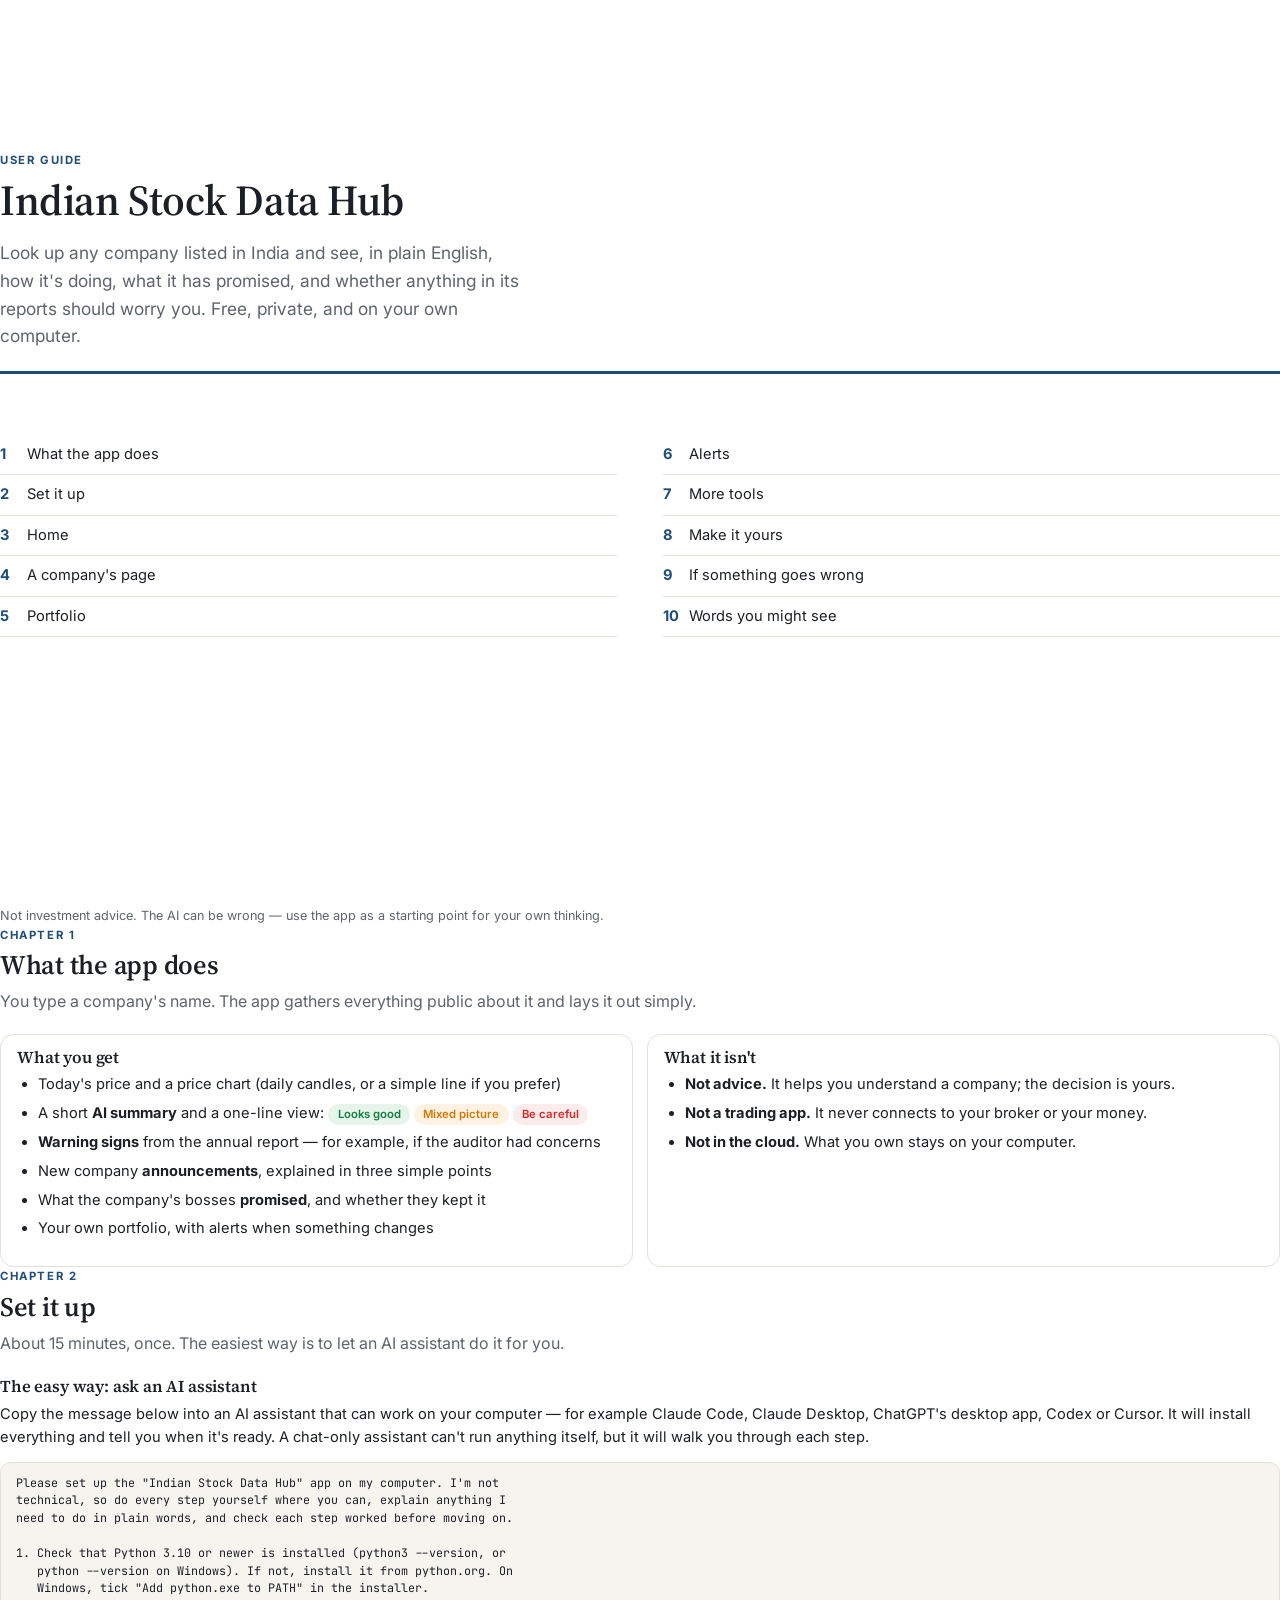
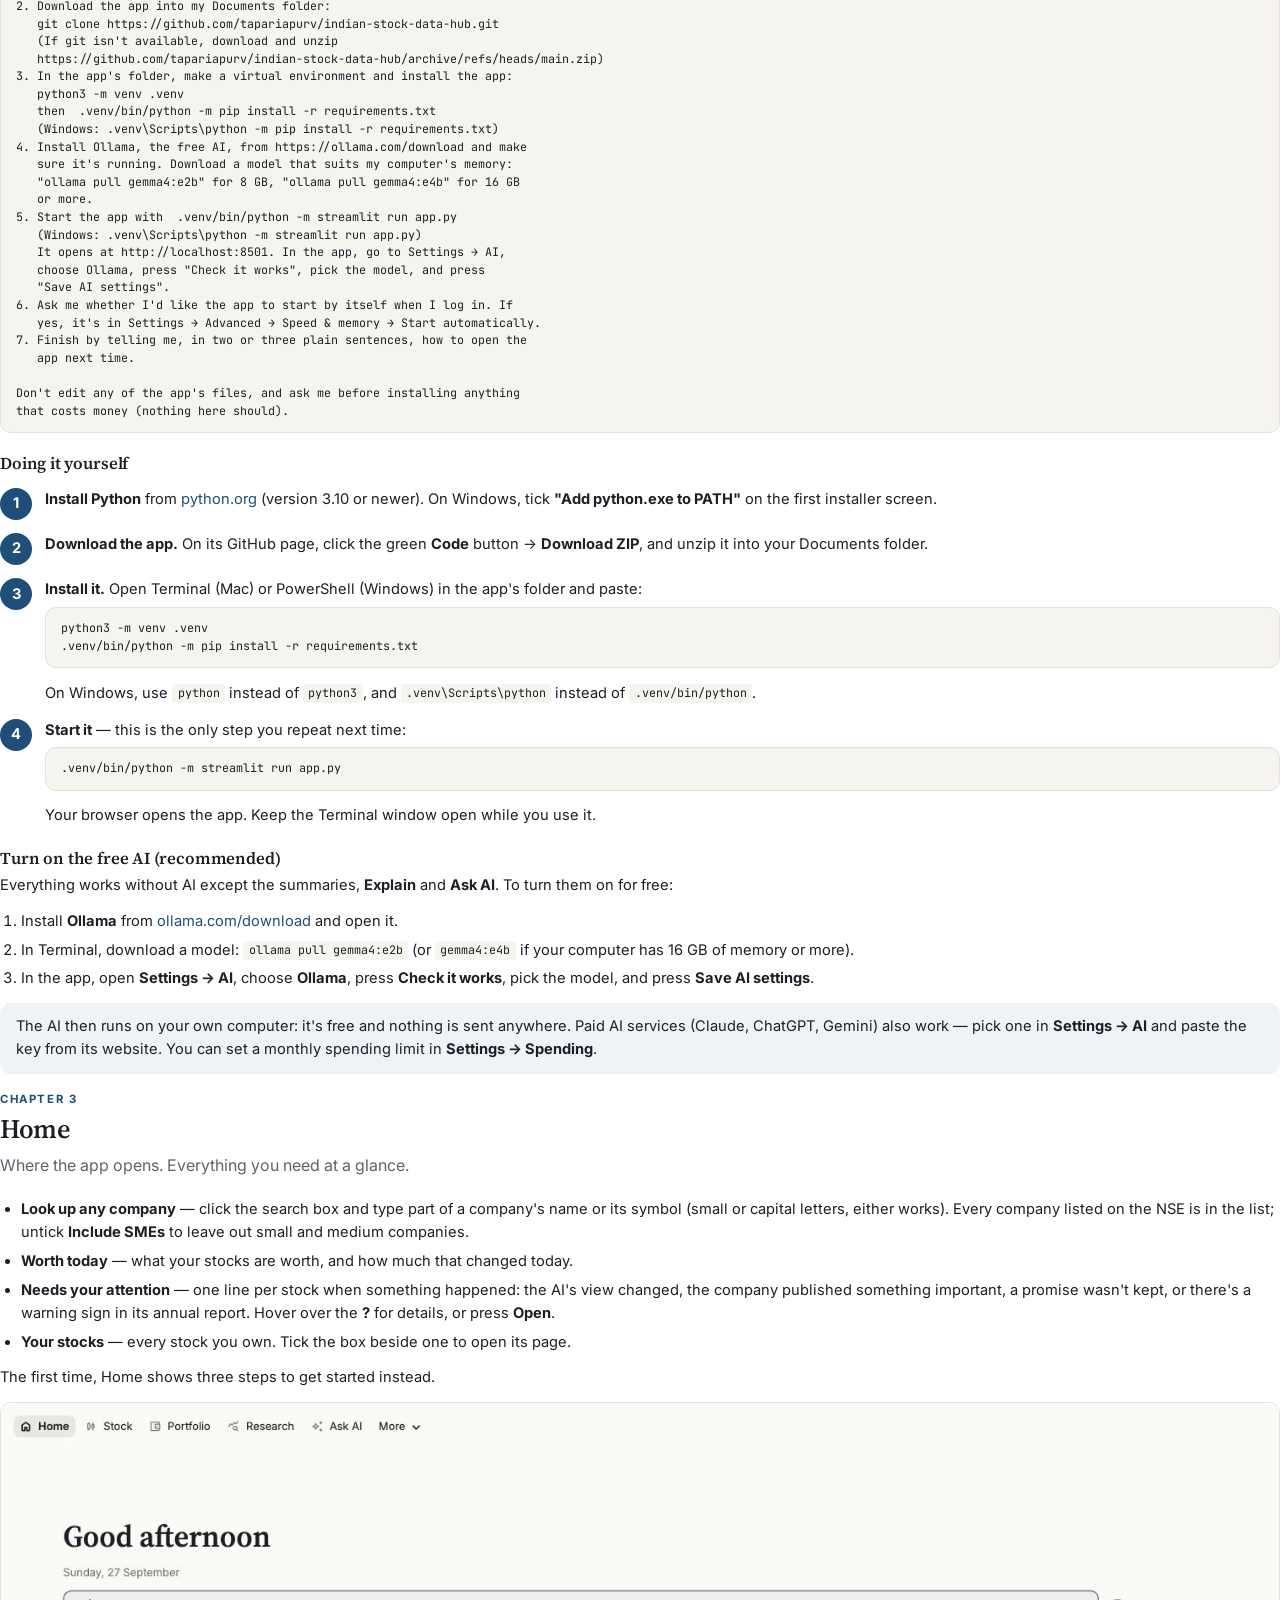
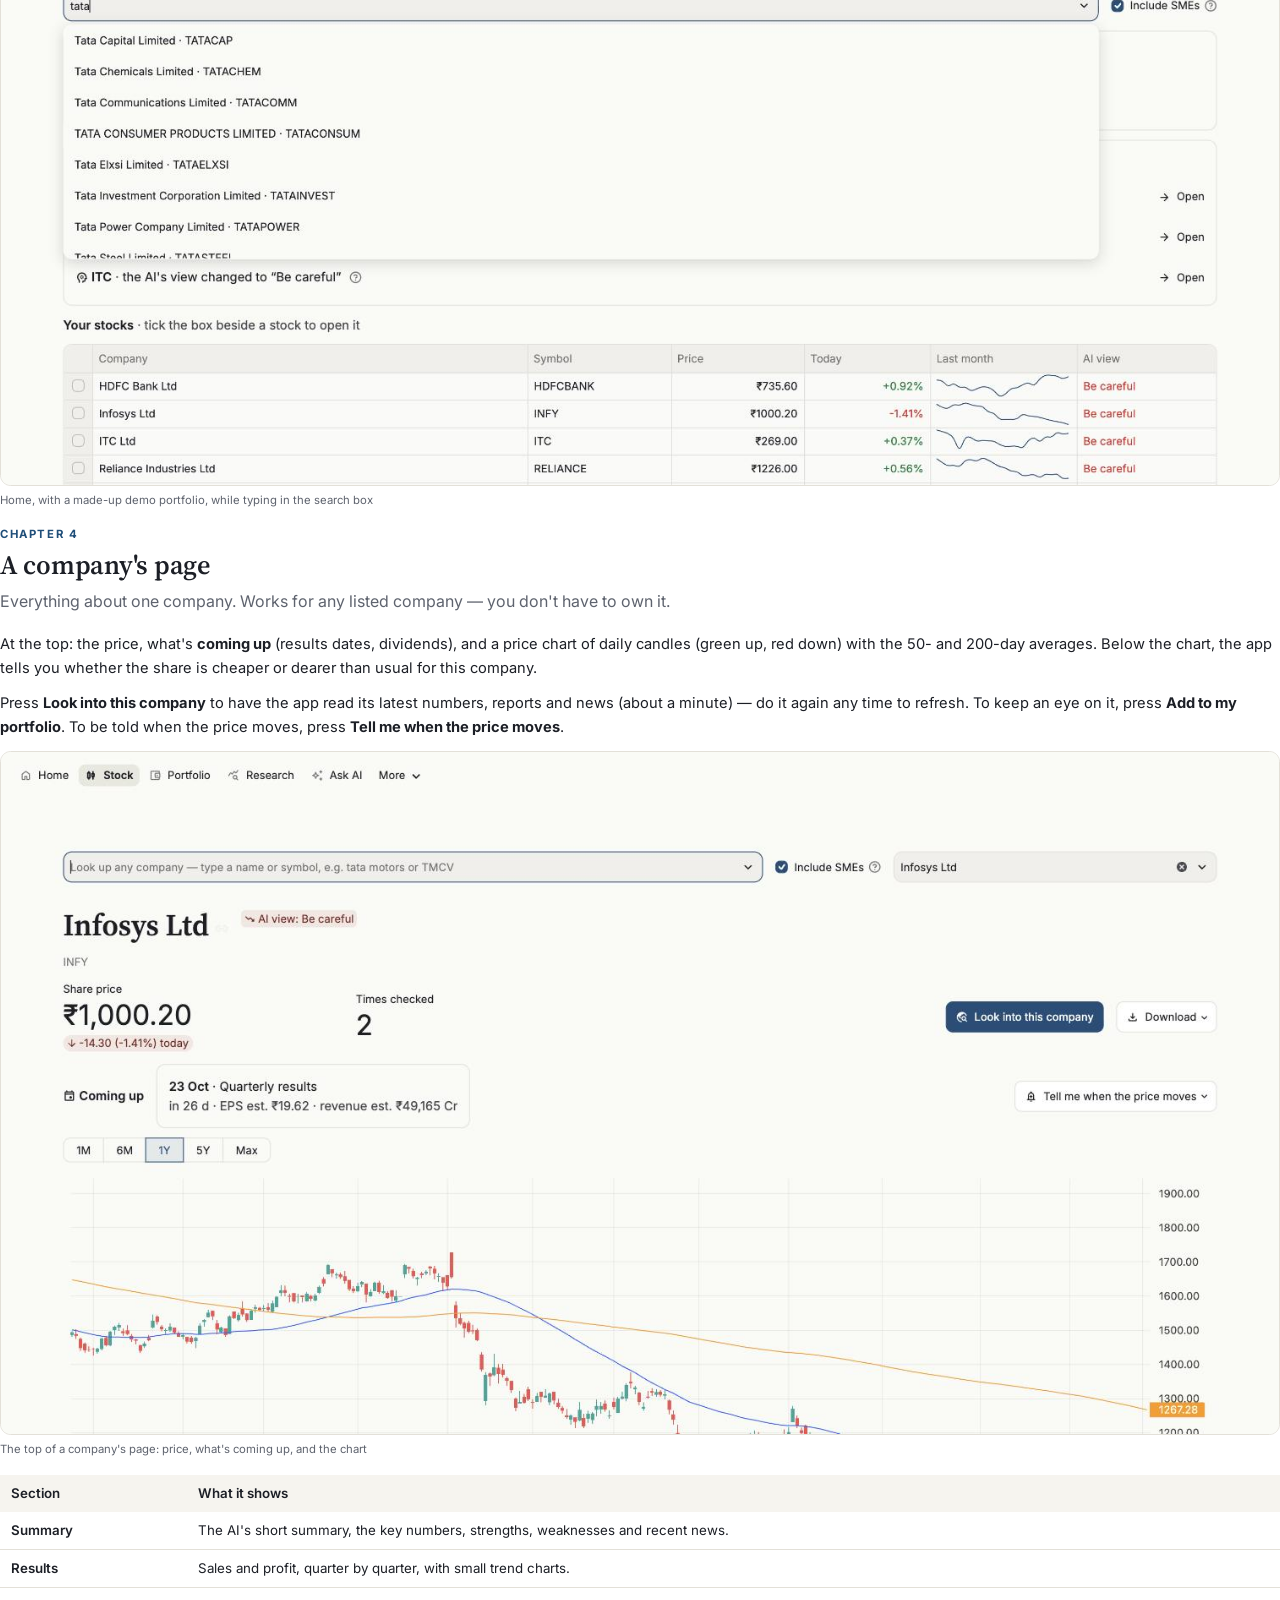
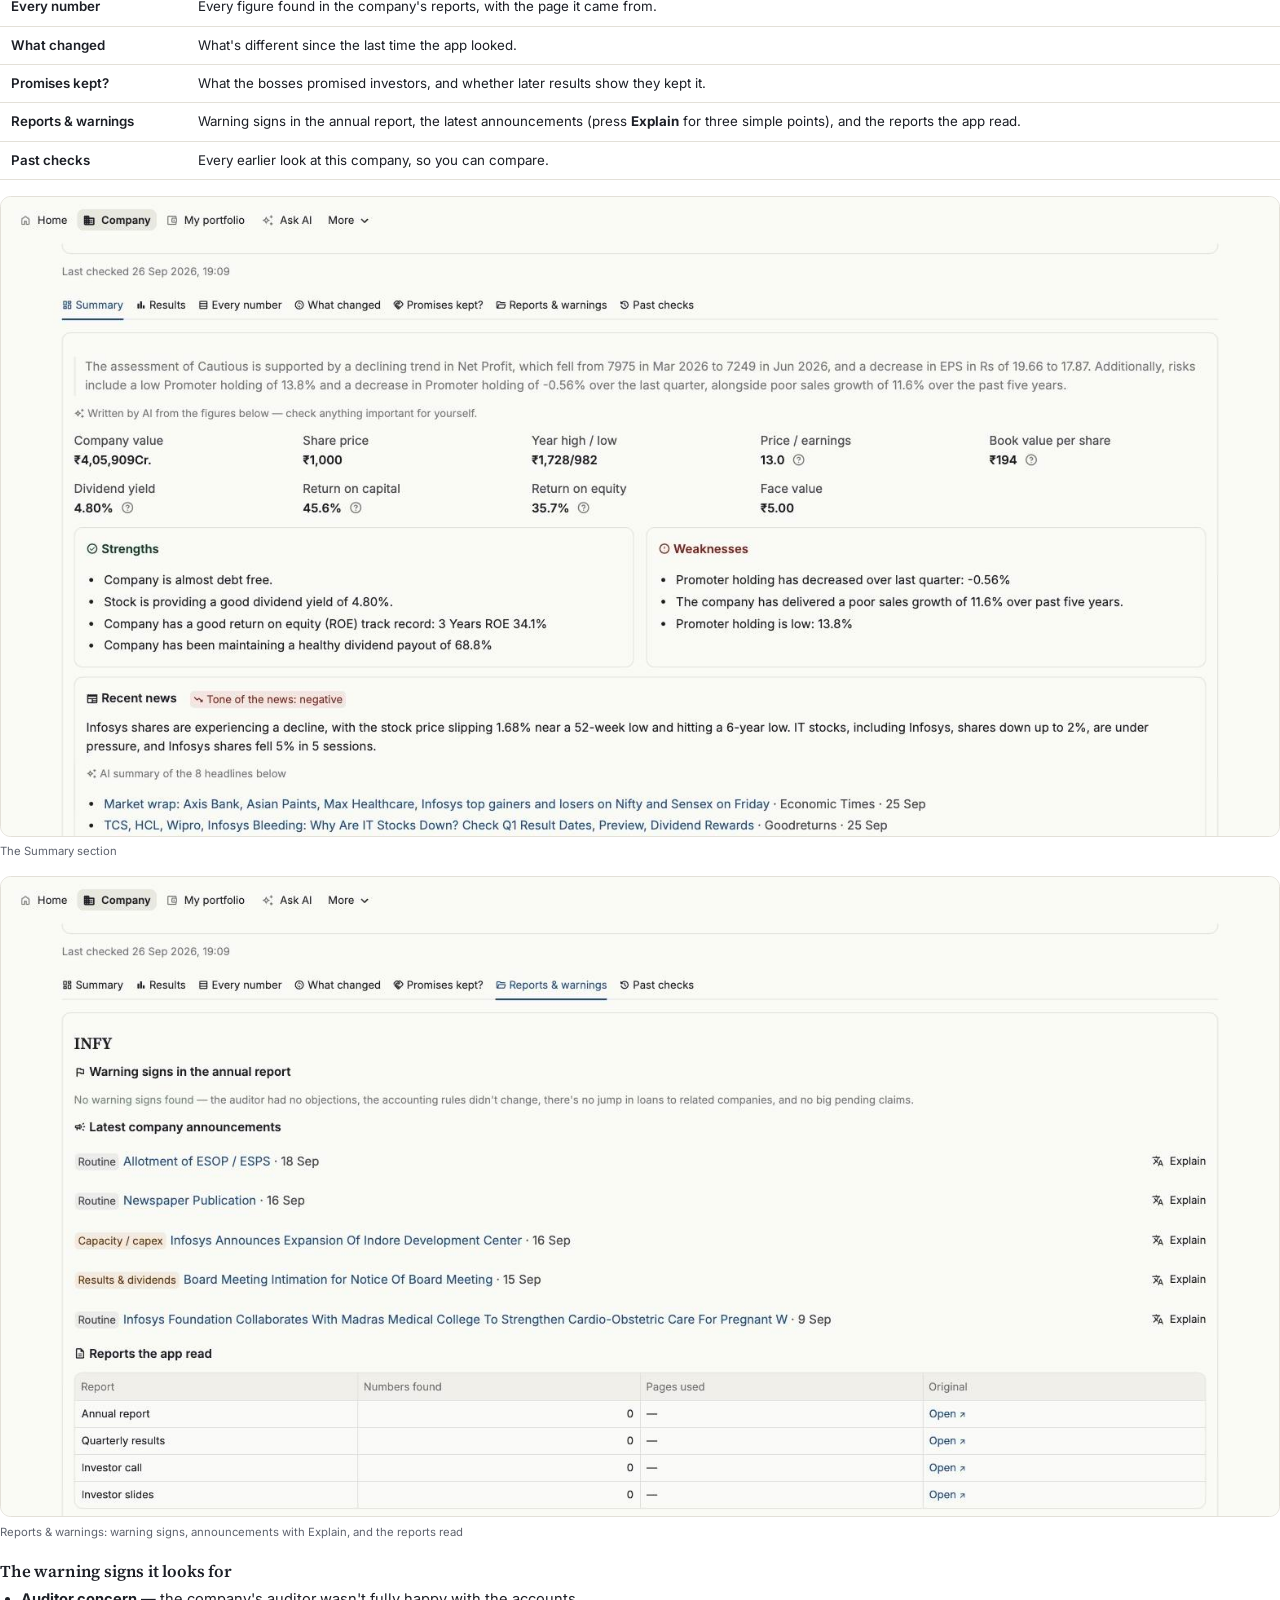
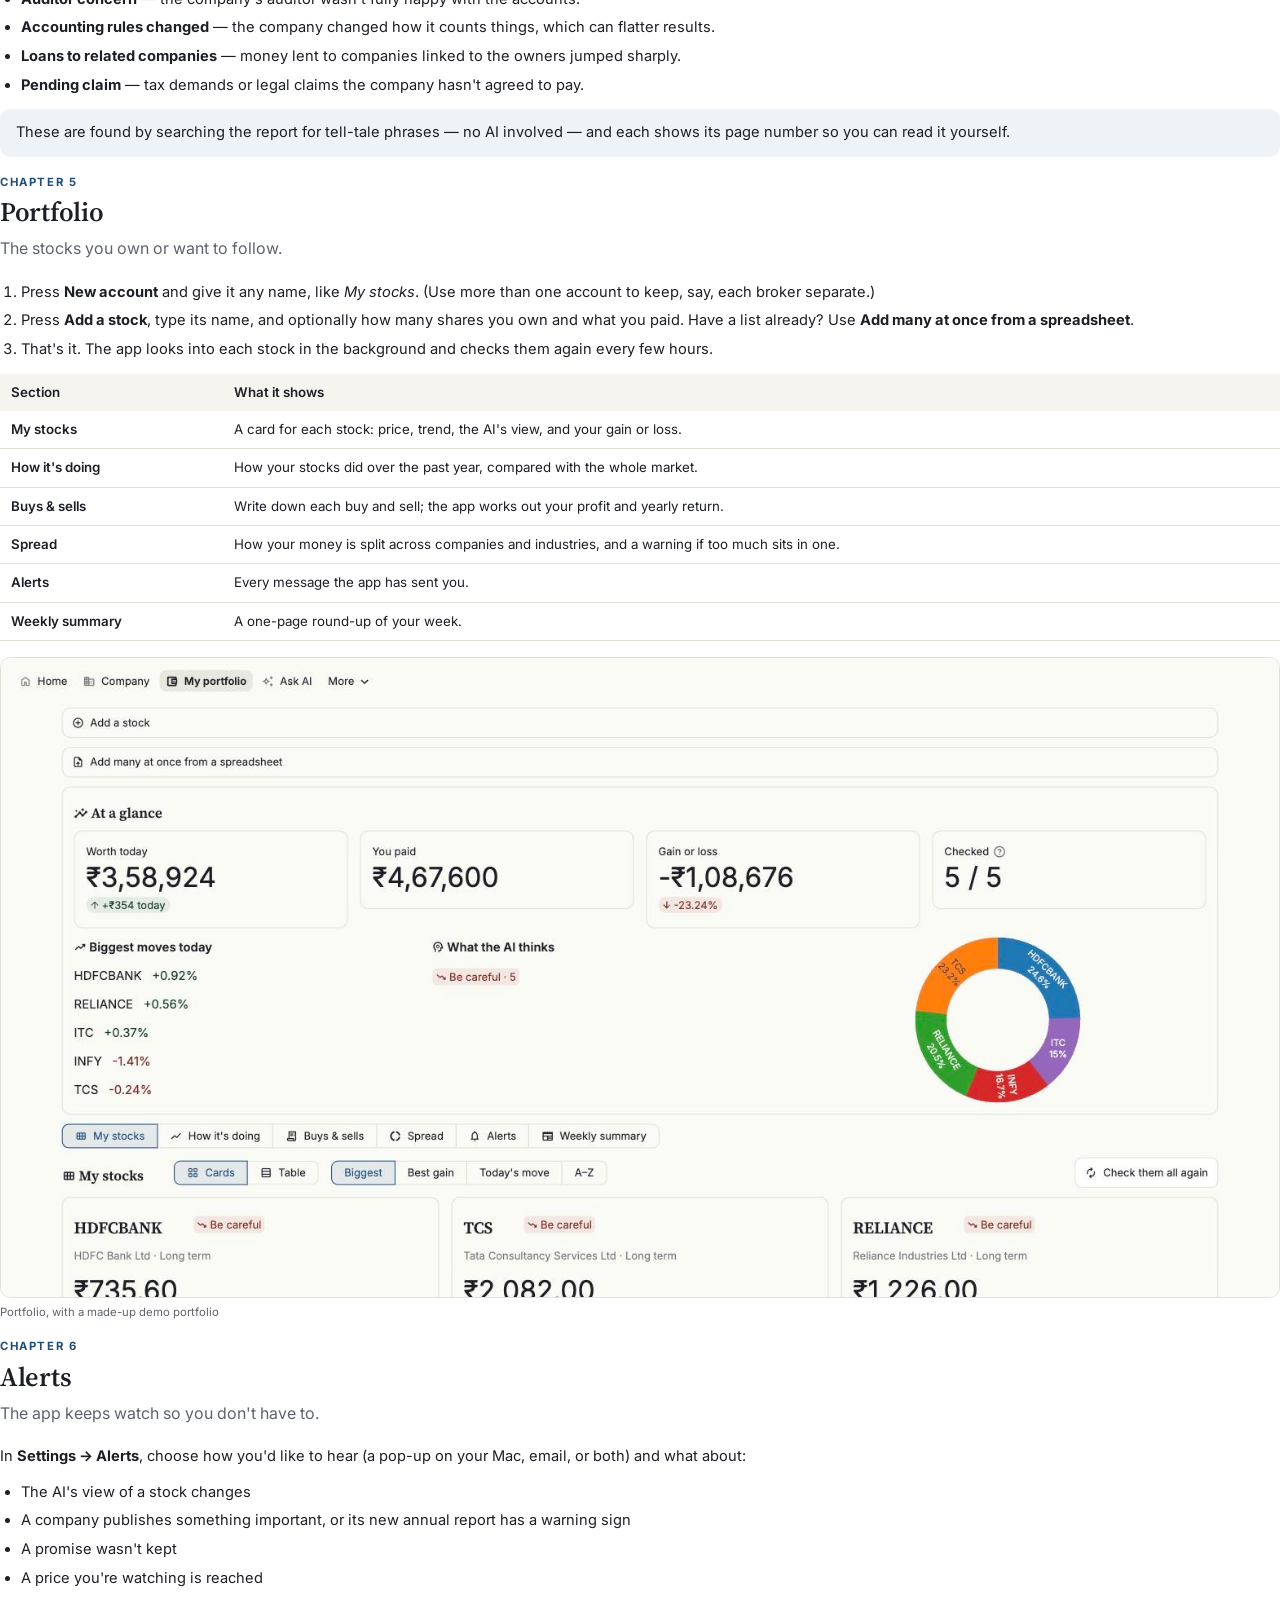
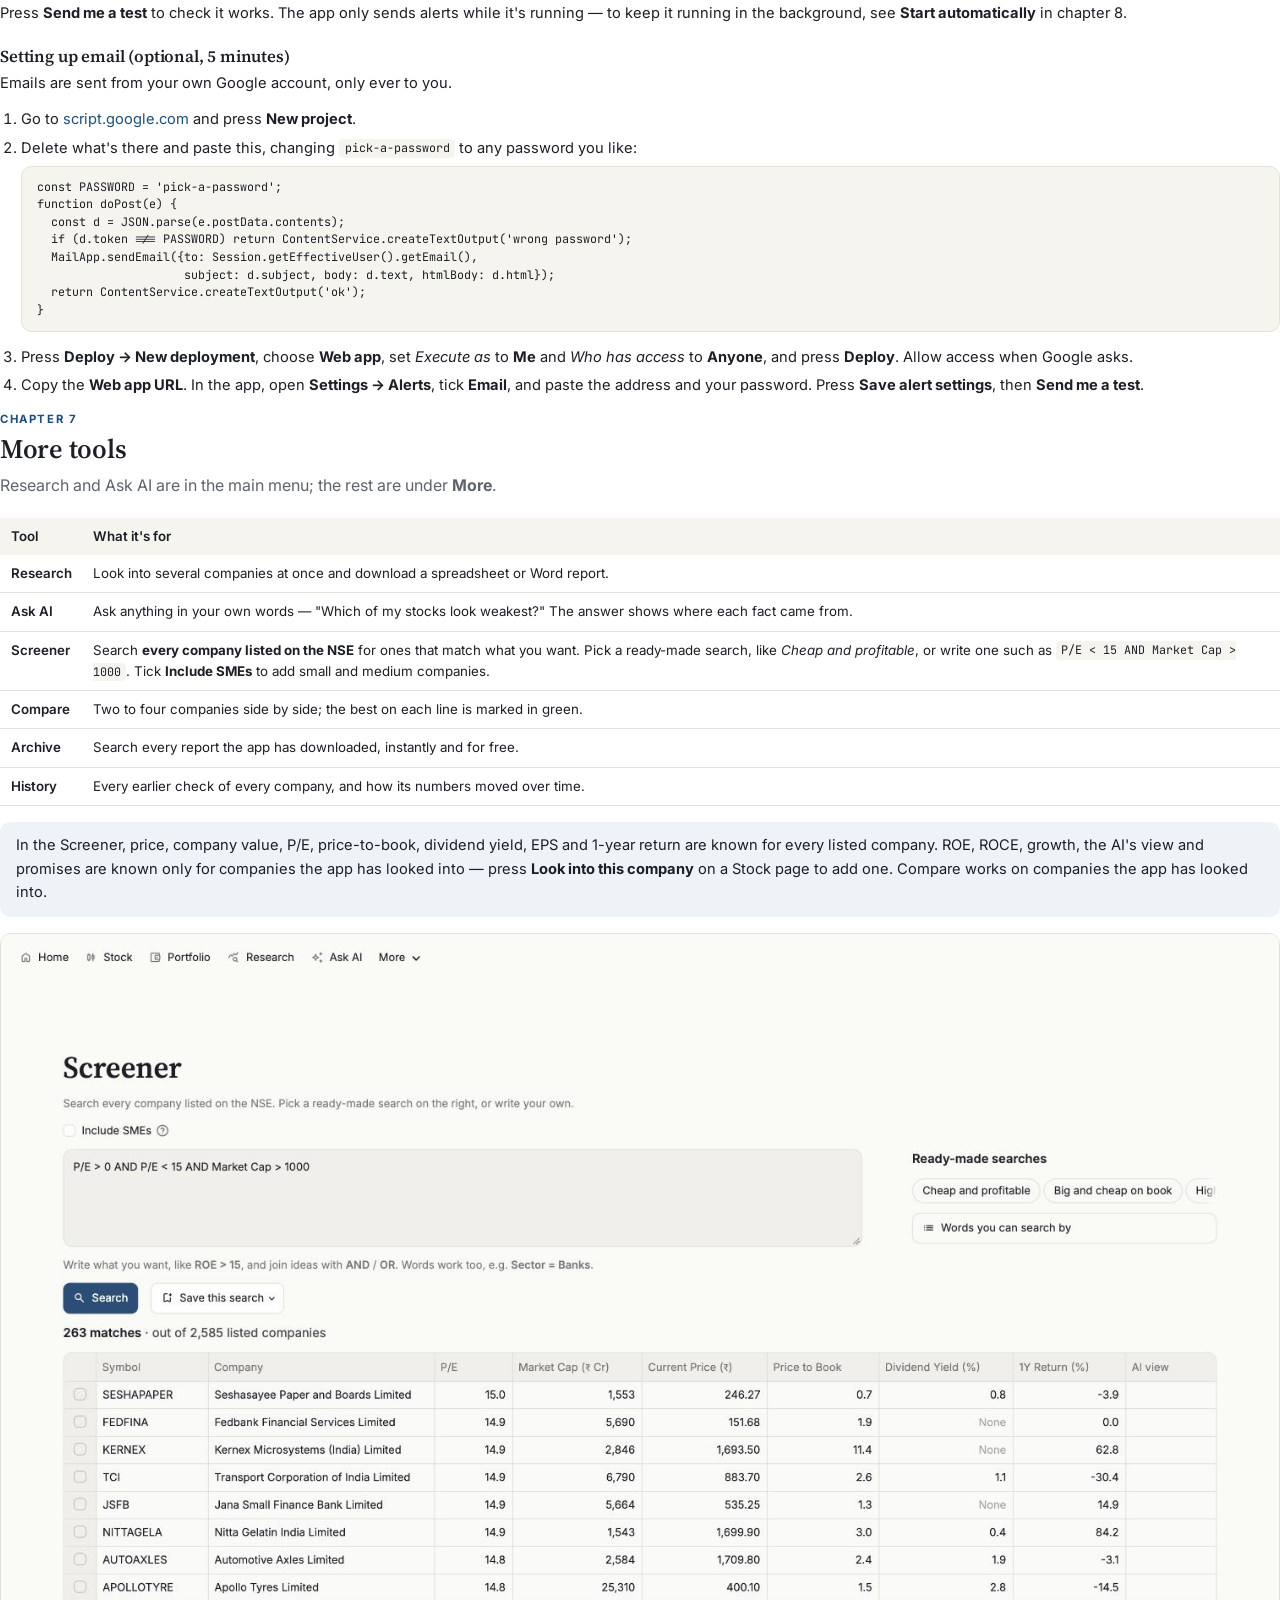
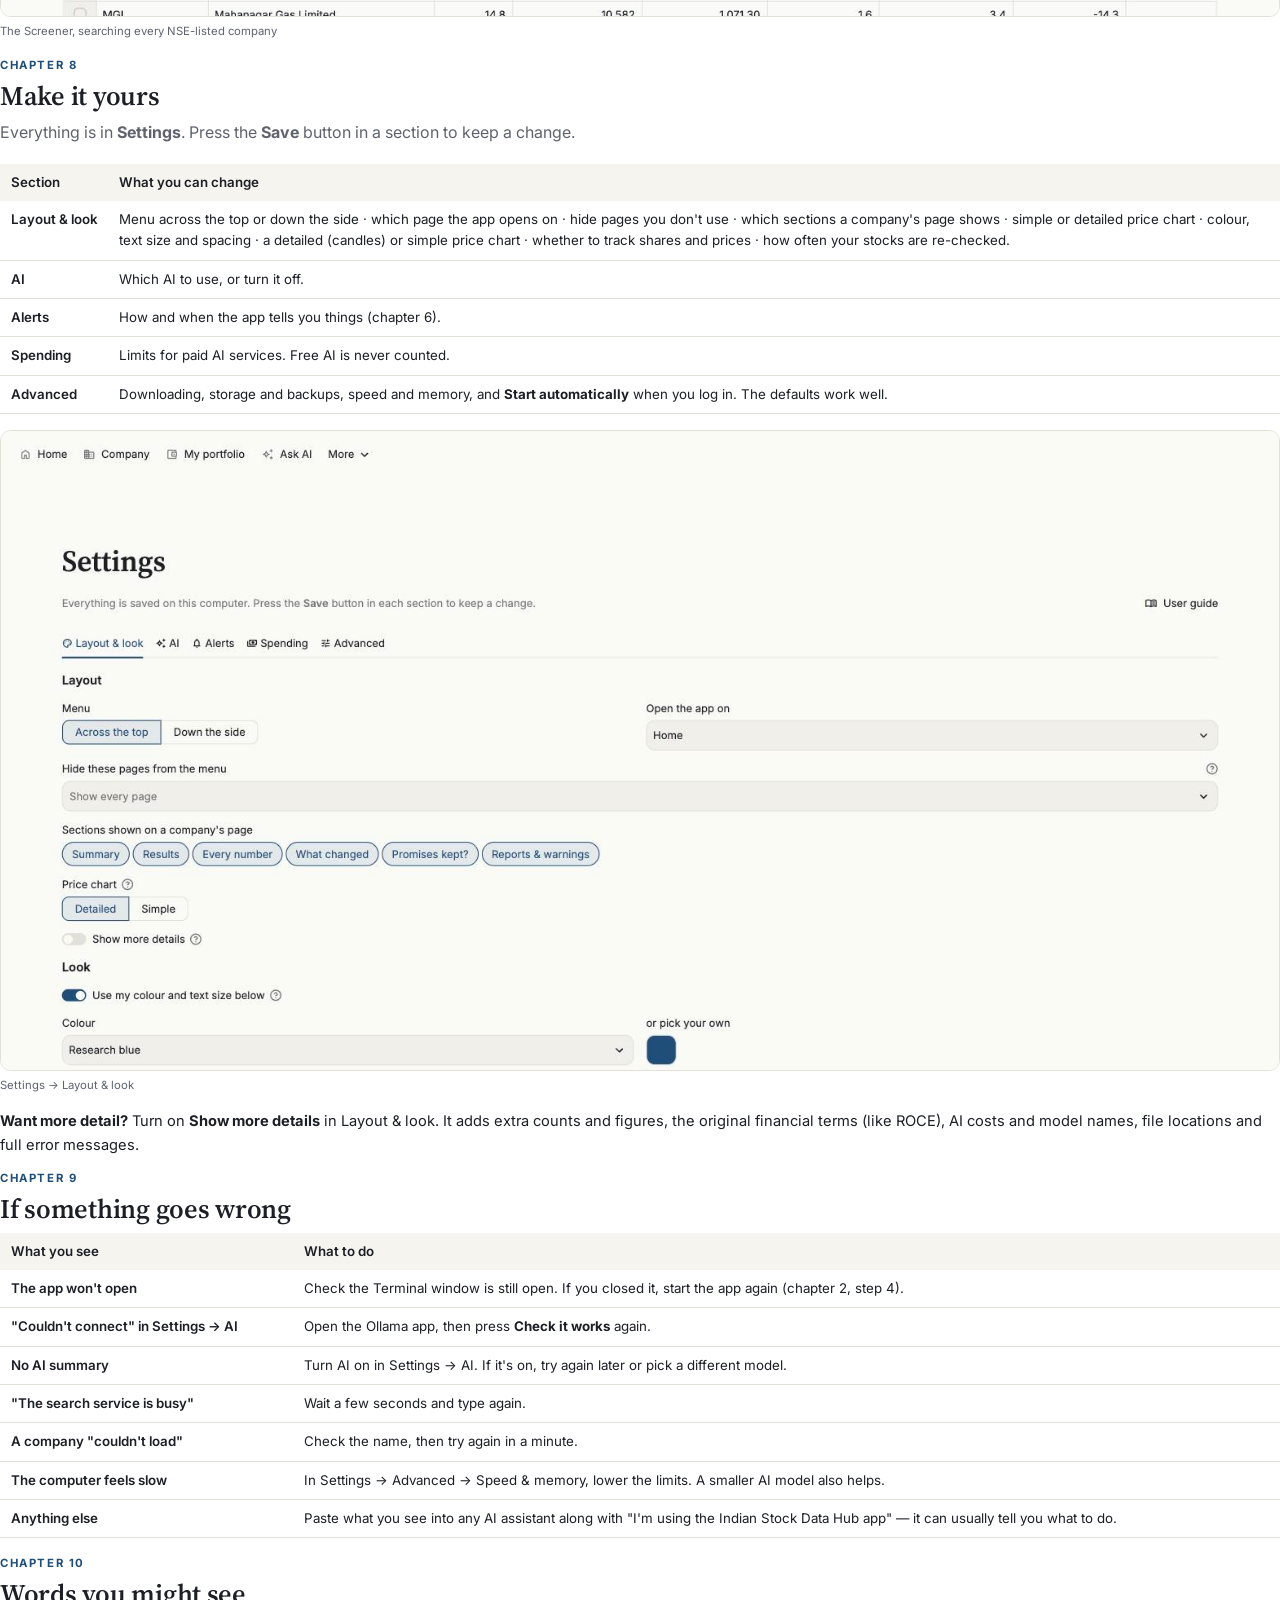
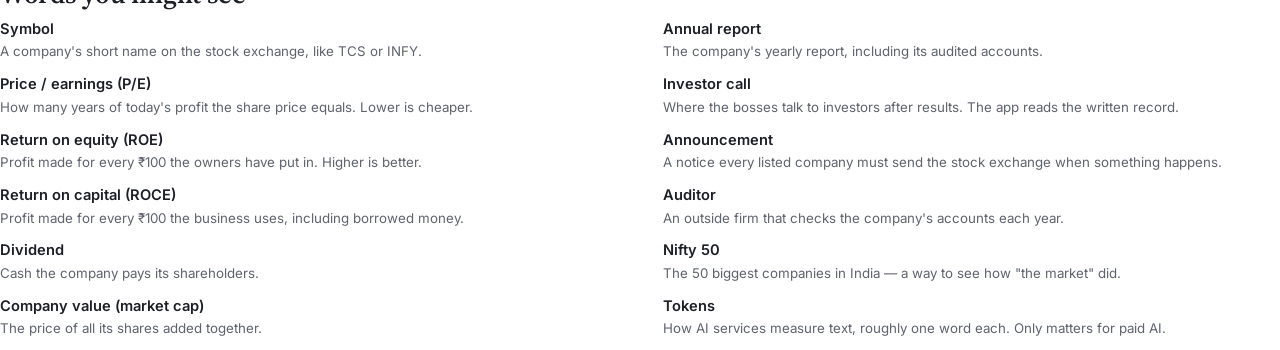
<file: docs/user_guide.html>
<!doctype html>
<!-- Source for static/user_guide.pdf (the guide linked from the app's Settings page).
     After editing, rebuild the PDF from the project folder with Google Chrome:
       macOS:   "/Applications/Google Chrome.app/Contents/MacOS/Google Chrome" --headless --no-pdf-header-footer \
                  --virtual-time-budget=8000 --print-to-pdf=static/user_guide.pdf docs/user_guide.html
       Windows: "C:\Program Files\Google\Chrome\Application\chrome.exe" --headless --no-pdf-header-footer ^
                  --virtual-time-budget=8000 --print-to-pdf=static\user_guide.pdf docs\user_guide.html -->
<html lang="en">
<head>
<meta charset="utf-8">
<title>Indian Stock Data Hub: User guide</title>
<link href="https://fonts.googleapis.com/css2?family=Inter:wght@400;500;600;700&family=Source+Serif+4:opsz,wght@8..60,600;8..60,700&family=JetBrains+Mono:wght@400;500&display=swap" rel="stylesheet">
<style>
  @page { size: A4; margin: 18mm 18mm 20mm;
          @bottom-left { content: "Indian Stock Data Hub · User guide"; font: 8pt Inter, sans-serif; color: #9CA3AF; }
          @bottom-right { content: counter(page); font: 8pt Inter, sans-serif; color: #9CA3AF; } }
  @page :first { @bottom-left { content: none; } @bottom-right { content: none; } }
  :root { --ink: #1C1F26; --muted: #5E636E; --accent: #1F4E79; --line: #E3E0D8; --paper: #F6F4EF; --tint: #EEF3F8;
          --amber: #D97706; --red: #DC2626; --green: #15803D; }
  * { box-sizing: border-box; }
  body { font: 11pt/1.6 Inter, "Helvetica Neue", Arial, sans-serif; color: var(--ink); margin: 0; }
  h1, h2, h3 { font-family: "Source Serif 4", Georgia, serif; font-weight: 600; line-height: 1.2; letter-spacing: -0.01em; }
  h1 { font-size: 32pt; margin: 0 0 10pt; }
  h2 { font-size: 20pt; margin: 0 0 6pt; break-after: avoid; }
  h3 { font-size: 12.5pt; margin: 16pt 0 4pt; break-after: avoid; }
  p { margin: 0 0 9pt; }
  a { color: var(--accent); text-decoration: none; }
  code, pre { font-family: "JetBrains Mono", Menlo, Consolas, monospace; font-size: 8.8pt; }
  code { background: var(--paper); padding: 1pt 4pt; border-radius: 3pt; }
  pre { background: var(--paper); border: 1px solid var(--line); border-radius: 8pt; padding: 9pt 11pt; margin: 4pt 0 10pt;
        white-space: pre-wrap; break-inside: avoid; line-height: 1.5; }
  pre code { background: none; padding: 0; }
  ul, ol { margin: 0 0 9pt; padding-left: 16pt; }
  li { margin-bottom: 4pt; }
  table { width: 100%; border-collapse: collapse; margin: 6pt 0 12pt; font-size: 10pt; break-inside: avoid; }
  th { text-align: left; font-weight: 600; background: var(--paper); padding: 6pt 8pt; }
  td { border-bottom: 1px solid var(--line); padding: 6pt 8pt; vertical-align: top; }
  td:first-child { font-weight: 600; white-space: nowrap; }
  img { max-width: 100%; border: 1px solid var(--line); border-radius: 8pt; display: block; }
  figure { margin: 8pt 0 12pt; break-inside: avoid; }
  figcaption { font-size: 8.5pt; color: var(--muted); margin-top: 4pt; }
  .chapter { break-before: page; }
  .kicker { font-size: 8.5pt; letter-spacing: 0.14em; text-transform: uppercase; color: var(--accent); font-weight: 700; margin-bottom: 4pt; }
  .intro { color: var(--muted); font-size: 12pt; margin-bottom: 14pt; }
  .note { background: var(--tint); border-radius: 8pt; padding: 9pt 12pt; margin: 8pt 0 12pt; break-inside: avoid; }
  .note.warn { background: #FEF6E7; }
  .step { display: grid; grid-template-columns: 24pt 1fr; gap: 10pt; margin: 10pt 0; break-inside: avoid; }
  .num { width: 24pt; height: 24pt; border-radius: 50%; background: var(--accent); color: #fff; font-weight: 700;
         display: flex; align-items: center; justify-content: center; }
  .step h3 { margin-top: 2pt; }
  .grid2 { display: grid; grid-template-columns: 1fr 1fr; gap: 10pt; }
  .card { border: 1px solid var(--line); border-radius: 10pt; padding: 10pt 12pt; break-inside: avoid; }
  .card h3 { margin-top: 0; }
  .badge { display: inline-block; font-size: 8.5pt; font-weight: 600; padding: 1pt 7pt; border-radius: 99pt; }
  .b-good { background: #E7F4EC; color: var(--green); } .b-mid { background: #FEF3E2; color: var(--amber); }
  .b-bad { background: #FDECEC; color: var(--red); }
  .cover { height: 245mm; display: flex; flex-direction: column; }
  .cover .top { margin-top: 40mm; border-bottom: 3px solid var(--accent); padding-bottom: 16pt; }
  .cover .lede { font-size: 13pt; color: var(--muted); max-width: 140mm; margin: 0; }
  .toc { margin-top: 16mm; columns: 2; column-gap: 12mm; }
  .toc div { break-inside: avoid; padding: 6pt 0; border-bottom: 1px solid var(--line); }
  .toc span { color: var(--accent); font-weight: 700; display: inline-block; width: 20pt; }
  .cover .bottom { margin-top: auto; font-size: 9.5pt; color: var(--muted); }
  dl { margin: 0; columns: 2; column-gap: 12mm; }
  dl div { break-inside: avoid; margin-bottom: 8pt; }
  dt { font-weight: 600; }
  dd { margin: 0; color: var(--muted); font-size: 10pt; }
</style>
</head>
<body>

<section class="cover">
  <div class="top">
    <div class="kicker">User guide</div>
    <h1>Indian Stock Data Hub</h1>
    <p class="lede">Look up any company listed in India and see, in plain English, how it's doing, what it has
      promised, and whether anything in its reports should worry you. Free, private, and on your own computer.</p>
  </div>
  <div class="toc">
    <div><span>1</span>What the app does</div>
    <div><span>2</span>Set it up</div>
    <div><span>3</span>Home</div>
    <div><span>4</span>A company's page</div>
    <div><span>5</span>Portfolio</div>
    <div><span>6</span>Alerts</div>
    <div><span>7</span>More tools</div>
    <div><span>8</span>Make it yours</div>
    <div><span>9</span>If something goes wrong</div>
    <div><span>10</span>Words you might see</div>
  </div>
  <div class="bottom">Not investment advice. The AI can be wrong — use the app as a starting point for your own thinking.</div>
</section>

<!-- 1 -->
<section class="chapter">
  <div class="kicker">Chapter 1</div>
  <h2>What the app does</h2>
  <p class="intro">You type a company's name. The app gathers everything public about it and lays it out simply.</p>
  <div class="grid2">
    <div class="card">
      <h3>What you get</h3>
      <ul>
        <li>Today's price and a price chart (daily candles, or a simple line if you prefer)</li>
        <li>A short <b>AI summary</b> and a one-line view: <span class="badge b-good">Looks good</span>
          <span class="badge b-mid">Mixed picture</span> <span class="badge b-bad">Be careful</span></li>
        <li><b>Warning signs</b> from the annual report — for example, if the auditor had concerns</li>
        <li>New company <b>announcements</b>, explained in three simple points</li>
        <li>What the company's bosses <b>promised</b>, and whether they kept it</li>
        <li>Your own portfolio, with alerts when something changes</li>
      </ul>
    </div>
    <div class="card">
      <h3>What it isn't</h3>
      <ul>
        <li><b>Not advice.</b> It helps you understand a company; the decision is yours.</li>
        <li><b>Not a trading app.</b> It never connects to your broker or your money.</li>
        <li><b>Not in the cloud.</b> What you own stays on your computer.</li>
      </ul>
    </div>
  </div>
</section>

<!-- 2 -->
<section class="chapter">
  <div class="kicker">Chapter 2</div>
  <h2>Set it up</h2>
  <p class="intro">About 15 minutes, once. The easiest way is to let an AI assistant do it for you.</p>

  <h3>The easy way: ask an AI assistant</h3>
  <p>Copy the message below into an AI assistant that can work on your computer — for example Claude Code, Claude
    Desktop, ChatGPT's desktop app, Codex or Cursor. It will install everything and tell you when it's ready.
    A chat-only assistant can't run anything itself, but it will walk you through each step.</p>
<pre><code>Please set up the "Indian Stock Data Hub" app on my computer. I'm not
technical, so do every step yourself where you can, explain anything I
need to do in plain words, and check each step worked before moving on.

1. Check that Python 3.10 or newer is installed (python3 --version, or
   python --version on Windows). If not, install it from python.org. On
   Windows, tick "Add python.exe to PATH" in the installer.
2. Download the app into my Documents folder:
   git clone https://github.com/tapariapurv/indian-stock-data-hub.git
   (If git isn't available, download and unzip
   https://github.com/tapariapurv/indian-stock-data-hub/archive/refs/heads/main.zip)
3. In the app's folder, make a virtual environment and install the app:
   python3 -m venv .venv
   then  .venv/bin/python -m pip install -r requirements.txt
   (Windows: .venv\Scripts\python -m pip install -r requirements.txt)
4. Install Ollama, the free AI, from https://ollama.com/download and make
   sure it's running. Download a model that suits my computer's memory:
   "ollama pull gemma4:e2b" for 8 GB, "ollama pull gemma4:e4b" for 16 GB
   or more.
5. Start the app with  .venv/bin/python -m streamlit run app.py
   (Windows: .venv\Scripts\python -m streamlit run app.py)
   It opens at http://localhost:8501. In the app, go to Settings → AI,
   choose Ollama, press "Check it works", pick the model, and press
   "Save AI settings".
6. Ask me whether I'd like the app to start by itself when I log in. If
   yes, it's in Settings → Advanced → Speed &amp; memory → Start automatically.
7. Finish by telling me, in two or three plain sentences, how to open the
   app next time.

Don't edit any of the app's files, and ask me before installing anything
that costs money (nothing here should).</code></pre>

  <h3>Doing it yourself</h3>
  <div class="step"><div class="num">1</div><div>
    <b>Install Python</b> from <a href="https://www.python.org/downloads/">python.org</a> (version 3.10 or newer).
    On Windows, tick <b>"Add python.exe to PATH"</b> on the first installer screen.</div></div>
  <div class="step"><div class="num">2</div><div>
    <b>Download the app.</b> On its GitHub page, click the green <b>Code</b> button → <b>Download ZIP</b>, and unzip it
    into your Documents folder.</div></div>
  <div class="step"><div class="num">3</div><div>
    <b>Install it.</b> Open Terminal (Mac) or PowerShell (Windows) in the app's folder and paste:
    <pre><code>python3 -m venv .venv
.venv/bin/python -m pip install -r requirements.txt</code></pre>
    On Windows, use <code>python</code> instead of <code>python3</code>, and <code>.venv\Scripts\python</code> instead of <code>.venv/bin/python</code>.</div></div>
  <div class="step"><div class="num">4</div><div>
    <b>Start it</b> — this is the only step you repeat next time:
    <pre><code>.venv/bin/python -m streamlit run app.py</code></pre>
    Your browser opens the app. Keep the Terminal window open while you use it.</div></div>

  <h3>Turn on the free AI (recommended)</h3>
  <p>Everything works without AI except the summaries, <b>Explain</b> and <b>Ask AI</b>. To turn them on for free:</p>
  <ol>
    <li>Install <b>Ollama</b> from <a href="https://ollama.com/download">ollama.com/download</a> and open it.</li>
    <li>In Terminal, download a model: <code>ollama pull gemma4:e2b</code> (or <code>gemma4:e4b</code> if your computer has 16 GB of memory or more).</li>
    <li>In the app, open <b>Settings → AI</b>, choose <b>Ollama</b>, press <b>Check it works</b>, pick the model, and press <b>Save AI settings</b>.</li>
  </ol>
  <div class="note">The AI then runs on your own computer: it's free and nothing is sent anywhere. Paid AI services
    (Claude, ChatGPT, Gemini) also work — pick one in <b>Settings → AI</b> and paste the key from its website. You can set a
    monthly spending limit in <b>Settings → Spending</b>.</div>
</section>

<!-- 3 -->
<section class="chapter">
  <div class="kicker">Chapter 3</div>
  <h2>Home</h2>
  <p class="intro">Where the app opens. Everything you need at a glance.</p>
  <ul>
    <li><b>Look up any company</b> — click the search box and type part of a company's name or its symbol (small or
      capital letters, either works). Every company listed on the NSE is in the list; untick <b>Include SMEs</b> to
      leave out small and medium companies.</li>
    <li><b>Worth today</b> — what your stocks are worth, and how much that changed today.</li>
    <li><b>Needs your attention</b> — one line per stock when something happened: the AI's view changed, the company
      published something important, a promise wasn't kept, or there's a warning sign in its annual report.
      Hover over the <b>?</b> for details, or press <b>Open</b>.</li>
    <li><b>Your stocks</b> — every stock you own. Tick the box beside one to open its page.</li>
  </ul>
  <p>The first time, Home shows three steps to get started instead.</p>
  <figure><img src="images/home.jpg" alt="Home, with a made-up demo portfolio"><figcaption>Home, with a made-up demo portfolio, while typing in the search box</figcaption></figure>

</section>

<!-- 4 -->
<section class="chapter">
  <div class="kicker">Chapter 4</div>
  <h2>A company's page</h2>
  <p class="intro">Everything about one company. Works for any listed company — you don't have to own it.</p>
  <p>At the top: the price, what's <b>coming up</b> (results dates, dividends), and a price chart of daily candles (green up, red down) with the 50- and 200-day averages. Below the chart,
    the app tells you whether the share is cheaper or dearer than usual for this company.</p>
  <p>Press <b>Look into this company</b> to have the app read its latest numbers, reports and news (about a minute) — do it again any time to refresh.
    To keep an eye on it, press <b>Add to my portfolio</b>. To be told when the price moves, press
    <b>Tell me when the price moves</b>.</p>
  <figure><img src="images/company.jpg" alt="The top of a company's page: price, what's coming up, and the chart"><figcaption>The top of a company's page: price, what's coming up, and the chart</figcaption></figure>

  <table>
    <tr><th>Section</th><th>What it shows</th></tr>
    <tr><td>Summary</td><td>The AI's short summary, the key numbers, strengths, weaknesses and recent news.</td></tr>
    <tr><td>Results</td><td>Sales and profit, quarter by quarter, with small trend charts.</td></tr>
    <tr><td>Every number</td><td>Every figure found in the company's reports, with the page it came from.</td></tr>
    <tr><td>What changed</td><td>What's different since the last time the app looked.</td></tr>
    <tr><td>Promises kept?</td><td>What the bosses promised investors, and whether later results show they kept it.</td></tr>
    <tr><td>Reports &amp; warnings</td><td>Warning signs in the annual report, the latest announcements (press
      <b>Explain</b> for three simple points), and the reports the app read.</td></tr>
    <tr><td>Past checks</td><td>Every earlier look at this company, so you can compare.</td></tr>
  </table>
  <figure><img src="images/company-summary.jpg" alt="The Summary section"><figcaption>The Summary section</figcaption></figure>
  <figure><img src="images/warnings.jpg" alt="Reports &amp; warnings: warning signs, announcements with Explain, and the reports read"><figcaption>Reports &amp; warnings: warning signs, announcements with Explain, and the reports read</figcaption></figure>
  <h3>The warning signs it looks for</h3>
  <ul>
    <li><b>Auditor concern</b> — the company's auditor wasn't fully happy with the accounts.</li>
    <li><b>Accounting rules changed</b> — the company changed how it counts things, which can flatter results.</li>
    <li><b>Loans to related companies</b> — money lent to companies linked to the owners jumped sharply.</li>
    <li><b>Pending claim</b> — tax demands or legal claims the company hasn't agreed to pay.</li>
  </ul>
  <div class="note">These are found by searching the report for tell-tale phrases — no AI involved — and each shows its
    page number so you can read it yourself.</div>
</section>

<!-- 5 -->
<section class="chapter">
  <div class="kicker">Chapter 5</div>
  <h2>Portfolio</h2>
  <p class="intro">The stocks you own or want to follow.</p>
  <ol>
    <li>Press <b>New account</b> and give it any name, like <i>My stocks</i>. (Use more than one account to keep, say,
      each broker separate.)</li>
    <li>Press <b>Add a stock</b>, type its name, and optionally how many shares you own and what you paid.
      Have a list already? Use <b>Add many at once from a spreadsheet</b>.</li>
    <li>That's it. The app looks into each stock in the background and checks them again every few hours.</li>
  </ol>
  <table>
    <tr><th>Section</th><th>What it shows</th></tr>
    <tr><td>My stocks</td><td>A card for each stock: price, trend, the AI's view, and your gain or loss.</td></tr>
    <tr><td>How it's doing</td><td>How your stocks did over the past year, compared with the whole market.</td></tr>
    <tr><td>Buys &amp; sells</td><td>Write down each buy and sell; the app works out your profit and yearly return.</td></tr>
    <tr><td>Spread</td><td>How your money is split across companies and industries, and a warning if too much sits in one.</td></tr>
    <tr><td>Alerts</td><td>Every message the app has sent you.</td></tr>
    <tr><td>Weekly summary</td><td>A one-page round-up of your week.</td></tr>
  </table>
  <figure><img src="images/portfolio.jpg" alt="Portfolio, with a made-up demo portfolio"><figcaption>Portfolio, with a made-up demo portfolio</figcaption></figure>

</section>

<!-- 6 -->
<section class="chapter">
  <div class="kicker">Chapter 6</div>
  <h2>Alerts</h2>
  <p class="intro">The app keeps watch so you don't have to.</p>
  <p>In <b>Settings → Alerts</b>, choose how you'd like to hear (a pop-up on your Mac, email, or both) and what about:</p>
  <ul>
    <li>The AI's view of a stock changes</li>
    <li>A company publishes something important, or its new annual report has a warning sign</li>
    <li>A promise wasn't kept</li>
    <li>A price you're watching is reached</li>
  </ul>
  <p>Press <b>Send me a test</b> to check it works. The app only sends alerts while it's running — to keep it running
    in the background, see <b>Start automatically</b> in chapter 8.</p>

  <h3>Setting up email (optional, 5 minutes)</h3>
  <p>Emails are sent from your own Google account, only ever to you.</p>
  <ol>
    <li>Go to <a href="https://script.google.com">script.google.com</a> and press <b>New project</b>.</li>
    <li>Delete what's there and paste this, changing <code>pick-a-password</code> to any password you like:
<pre><code>const PASSWORD = 'pick-a-password';
function doPost(e) {
  const d = JSON.parse(e.postData.contents);
  if (d.token !== PASSWORD) return ContentService.createTextOutput('wrong password');
  MailApp.sendEmail({to: Session.getEffectiveUser().getEmail(),
                     subject: d.subject, body: d.text, htmlBody: d.html});
  return ContentService.createTextOutput('ok');
}</code></pre></li>
    <li>Press <b>Deploy → New deployment</b>, choose <b>Web app</b>, set <i>Execute as</i> to <b>Me</b> and
      <i>Who has access</i> to <b>Anyone</b>, and press <b>Deploy</b>. Allow access when Google asks.</li>
    <li>Copy the <b>Web app URL</b>. In the app, open <b>Settings → Alerts</b>, tick <b>Email</b>, and paste the address
      and your password. Press <b>Save alert settings</b>, then <b>Send me a test</b>.</li>
  </ol>
</section>

<!-- 7 -->
<section class="chapter">
  <div class="kicker">Chapter 7</div>
  <h2>More tools</h2>
  <p class="intro">Research and Ask AI are in the main menu; the rest are under <b>More</b>.</p>
  <table>
    <tr><th>Tool</th><th>What it's for</th></tr>
    <tr><td>Research</td><td>Look into several companies at once and download a spreadsheet or Word report.</td></tr>
    <tr><td>Ask AI</td><td>Ask anything in your own words — "Which of my stocks look weakest?" The answer shows where
      each fact came from.</td></tr>
    <tr><td>Screener</td><td>Search <b>every company listed on the NSE</b> for ones that match what you want. Pick a
      ready-made search, like <i>Cheap and profitable</i>, or write one such as <code>P/E &lt; 15 AND Market Cap &gt; 1000</code>.
      Tick <b>Include SMEs</b> to add small and medium companies.</td></tr>
    <tr><td>Compare</td><td>Two to four companies side by side; the best on each line is marked in green.</td></tr>
    <tr><td>Archive</td><td>Search every report the app has downloaded, instantly and for free.</td></tr>
    <tr><td>History</td><td>Every earlier check of every company, and how its numbers moved over time.</td></tr>
  </table>
  <div class="note">In the Screener, price, company value, P/E, price-to-book, dividend yield, EPS and 1-year return
    are known for every listed company. ROE, ROCE, growth, the AI's view and promises are known only for companies the
    app has looked into — press <b>Look into this company</b> on a Stock page to add one. Compare works on companies
    the app has looked into.</div>
  <figure><img src="images/screener.jpg" alt="The Screener"><figcaption>The Screener, searching every NSE-listed company</figcaption></figure>
</section>

<!-- 8 -->
<section class="chapter">
  <div class="kicker">Chapter 8</div>
  <h2>Make it yours</h2>
  <p class="intro">Everything is in <b>Settings</b>. Press the <b>Save</b> button in a section to keep a change.</p>
  <table>
    <tr><th>Section</th><th>What you can change</th></tr>
    <tr><td>Layout &amp; look</td><td>Menu across the top or down the side · which page the app opens on · hide pages you
      don't use · which sections a company's page shows · simple or detailed price chart · colour, text size and
      spacing · a detailed (candles) or simple price chart · whether to track shares and prices · how often your stocks are re-checked.</td></tr>
    <tr><td>AI</td><td>Which AI to use, or turn it off.</td></tr>
    <tr><td>Alerts</td><td>How and when the app tells you things (chapter 6).</td></tr>
    <tr><td>Spending</td><td>Limits for paid AI services. Free AI is never counted.</td></tr>
    <tr><td>Advanced</td><td>Downloading, storage and backups, speed and memory, and <b>Start automatically</b> when you
      log in. The defaults work well.</td></tr>
  </table>
  <figure><img src="images/settings.jpg" alt="Settings → Layout &amp; look"><figcaption>Settings → Layout &amp; look</figcaption></figure>
  <p><b>Want more detail?</b> Turn on <b>Show more details</b> in Layout &amp; look. It adds extra counts and figures,
    the original financial terms (like ROCE), AI costs and model names, file locations and full error messages.</p>
</section>

<!-- 9 -->
<section class="chapter">
  <div class="kicker">Chapter 9</div>
  <h2>If something goes wrong</h2>
  <table>
    <tr><th>What you see</th><th>What to do</th></tr>
    <tr><td>The app won't open</td><td>Check the Terminal window is still open. If you closed it, start the app again (chapter 2, step 4).</td></tr>
    <tr><td>"Couldn't connect" in Settings → AI</td><td>Open the Ollama app, then press <b>Check it works</b> again.</td></tr>
    <tr><td>No AI summary</td><td>Turn AI on in Settings → AI. If it's on, try again later or pick a different model.</td></tr>
    <tr><td>"The search service is busy"</td><td>Wait a few seconds and type again.</td></tr>
    <tr><td>A company "couldn't load"</td><td>Check the name, then try again in a minute.</td></tr>
    <tr><td>The computer feels slow</td><td>In Settings → Advanced → Speed &amp; memory, lower the limits. A smaller AI model also helps.</td></tr>
    <tr><td>Anything else</td><td>Paste what you see into any AI assistant along with "I'm using the Indian Stock Data Hub app" — it can usually tell you what to do.</td></tr>
  </table>
</section>

<!-- 10 -->
<section class="chapter">
  <div class="kicker">Chapter 10</div>
  <h2>Words you might see</h2>
  <dl>
    <div><dt>Symbol</dt><dd>A company's short name on the stock exchange, like TCS or INFY.</dd></div>
    <div><dt>Price / earnings (P/E)</dt><dd>How many years of today's profit the share price equals. Lower is cheaper.</dd></div>
    <div><dt>Return on equity (ROE)</dt><dd>Profit made for every ₹100 the owners have put in. Higher is better.</dd></div>
    <div><dt>Return on capital (ROCE)</dt><dd>Profit made for every ₹100 the business uses, including borrowed money.</dd></div>
    <div><dt>Dividend</dt><dd>Cash the company pays its shareholders.</dd></div>
    <div><dt>Company value (market cap)</dt><dd>The price of all its shares added together.</dd></div>
    <div><dt>Annual report</dt><dd>The company's yearly report, including its audited accounts.</dd></div>
    <div><dt>Investor call</dt><dd>Where the bosses talk to investors after results. The app reads the written record.</dd></div>
    <div><dt>Announcement</dt><dd>A notice every listed company must send the stock exchange when something happens.</dd></div>
    <div><dt>Auditor</dt><dd>An outside firm that checks the company's accounts each year.</dd></div>
    <div><dt>Nifty 50</dt><dd>The 50 biggest companies in India — a way to see how "the market" did.</dd></div>
    <div><dt>Tokens</dt><dd>How AI services measure text, roughly one word each. Only matters for paid AI.</dd></div>
  </dl>
</section>

</body>
</html>
</file>
